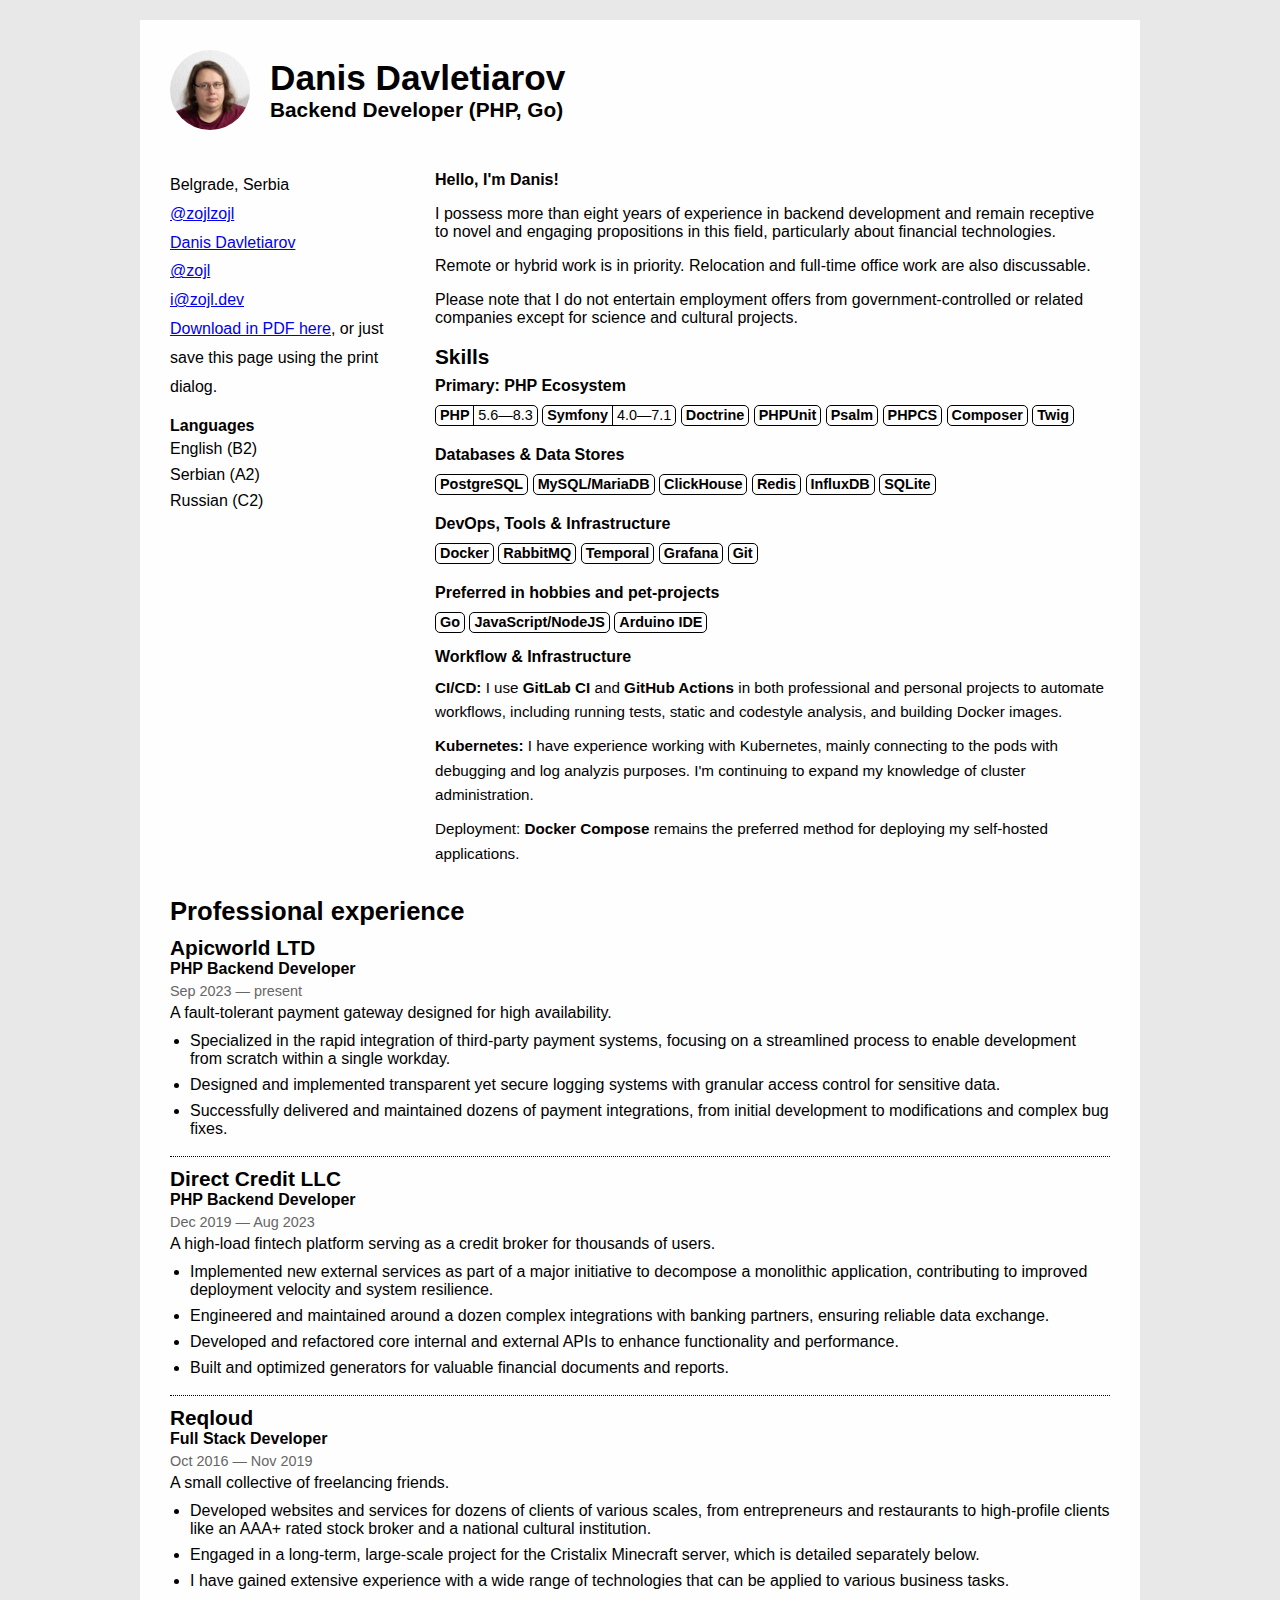
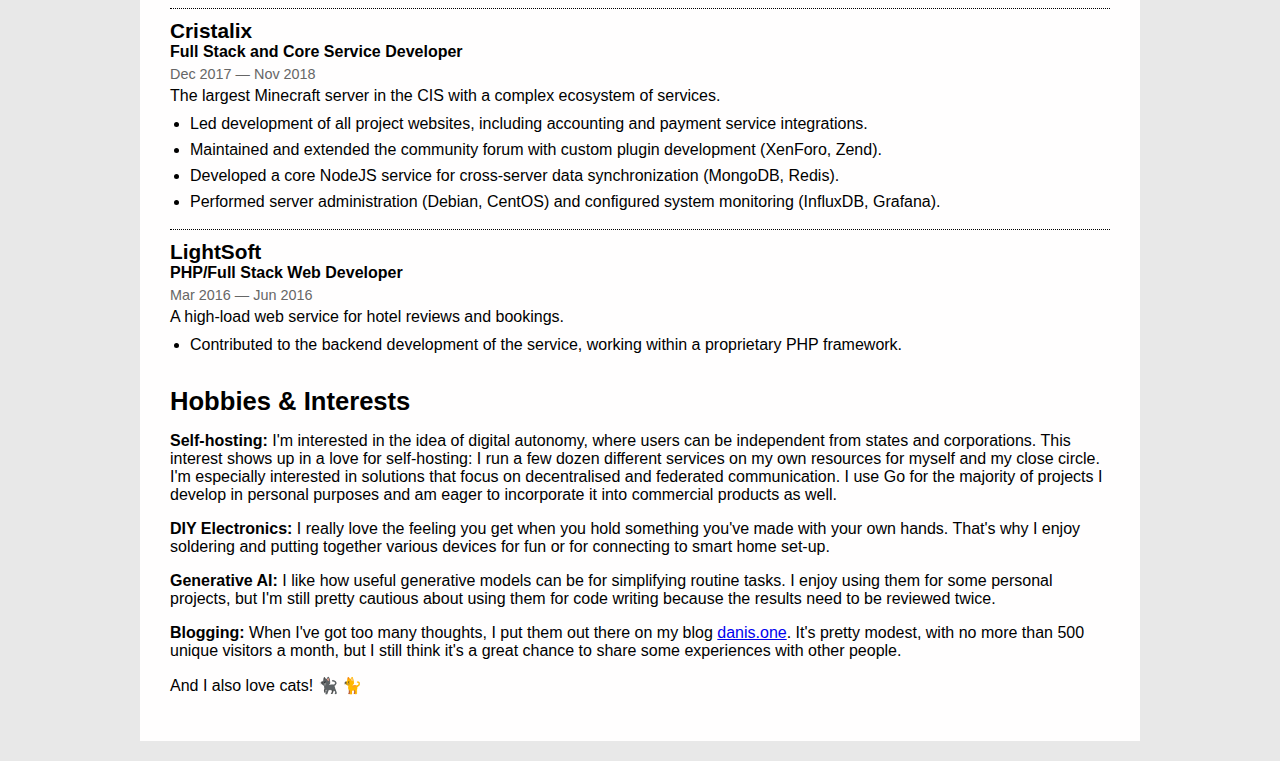
<file: index.html>
<!DOCTYPE html>
<html lang="en">
<head>
    <meta charset="UTF-8">
    <meta name="viewport" content="width=device-width, initial-scale=1, maximum-scale=1">
    <link rel="stylesheet" href="style.css">
    <link rel="stylesheet" href="https://cdnjs.cloudflare.com/ajax/libs/font-awesome/6.3.0/css/all.min.css" integrity="sha512-SzlrxWUlpfuzQ+pcUCosxcglQRNAq/DZjVsC0lE40xsADsfeQoEypE+enwcOiGjk/bSuGGKHEyjSoQ1zVisanQ==" crossorigin="anonymous" referrerpolicy="no-referrer" />
    <script defer data-domain="zojl.dev" src="https://plausible.zojl.dev/js/script.js"></script>
    <title>Danis Davletiarov - Backend Developer</title>

    <meta name="author" content="Danis Davletiarov">
    <meta name="description" content="Danis Davletiarov - Backend Developer with 8+ years of experience specializing in PHP, Go, and building robust financial technology solutions.">
    <meta name="keywords" content="Danis Davletiarov, backend developer, PHP, Go, Symfony, fintech, resume, cv">

    <meta property="og:title" content="Danis Davletiarov - Backend Developer">
    <meta property="og:description" content="Backend Developer with 8+ years of experience specializing in PHP, Go, and fintech solutions.">
    <meta property="og:image" content="/photo.webp">
    <meta property="og:url" content="https://zojl.dev">
    <meta property="og:type" content="website">
    <link rel="icon" href="/favicon.ico">
</head>
<body>
    <div class="main-container">
        <header class="header">
            <img src="photo.webp" alt="Danis Davletiarov" class="profile-photo">
            <div class="header-text">
                <h3>Danis Davletiarov</h3>
                <h5>Backend Developer (PHP, Go)</h5>
            </div>
        </header>

        <div class="content-container">
            <aside class="left-column">
                <div class="contacts">
                    <ul class="contacts-list">
                        <li>
                            <i class="fa-solid fa-location-dot"></i> Belgrade, Serbia
                        </li>
                        <li>
                            <i class="fa-brands fa-telegram"></i> <a href="https://t.me/zojlzojl" target="_blank">@zojlzojl</a>
                        </li>
                        <li>
                            <i class="fa-brands fa-linkedin"></i> <a href="https://linkedin.com/in/zojl" target="_blank" class="linkedin-link" data-print-url="linkedin.com/in/zojl"><span class="link-text">Danis Davletiarov</span></a>
                        </li>
                        <li>
                            <i class="fa-brands fa-github"></i> <a href="https://github.com/zojl" target="_blank">@zojl</a>
                        </li>
                        <li>
                            <i class="fa-solid fa-envelope"></i> <a href="mailto:i@zojl.dev" target="_blank">i@zojl.dev</a>
                        </li>
                        <li>
                            <span class="print-instructions"><i class="fa-solid fa-file-pdf"></i> <a href="/CV_Danis_Davletiarov.pdf" target="_blank">Download in PDF here</a>, or just save this page using the print dialog.</span>
                        </li>
                        <a rel="me" href="https://mastodon.online/@zojl" style="display:none">Mastodon</a>
                    </ul>
                </div>
                <div class="languages">
                    <h6>Languages</h6>
                    <ul class="language-list">
                        <li>English (B2)</li>
                        <li>Serbian (A2)</li>
                        <li>Russian (C2)</li>
                    </ul>
                </div>
            </aside>
            <main class="right-column">
                <div class="summary">
                    <p><strong>Hello, I'm Danis!</strong></p>
                    <p>I possess more than eight years of experience in backend development and remain receptive to novel and engaging propositions in this field, particularly about financial technologies.</p>
                    <p>Remote or hybrid work is in priority. Relocation and full-time office work are also discussable.</p>
                    <p>Please note that I do not entertain employment offers from government-controlled or related companies except for science and cultural projects.</p>
                </div>
                <div class="skills">
                    <h5>Skills</h5>

                    <div class="skills-category">
                        <h6>Primary: PHP Ecosystem</h6>
                        <span class="skill">PHP <span class="skill-param">5.6—8.3</span></span>
                        <span class="skill">Symfony <span class="skill-param">4.0—7.1</span></span>
                        <span class="skill">Doctrine</span>
                        <span class="skill">PHPUnit</span>
                        <span class="skill">Psalm</span>
                        <span class="skill">PHPCS</span>
                        <span class="skill">Composer</span>
                        <span class="skill">Twig</span>
                    </div>

                    <div class="skills-category">
                        <h6>Databases & Data Stores</h6>
                        <span class="skill">PostgreSQL</span>
                        <span class="skill">MySQL/MariaDB</span>
                        <span class="skill">ClickHouse</span>
                        <span class="skill">Redis</span>
                        <span class="skill">InfluxDB</span>
                        <span class="skill">SQLite</span>
                    </div>

                    <div class="skills-category">
                        <h6>DevOps, Tools & Infrastructure</h6>
                        <span class="skill">Docker</span>
                        <span class="skill">RabbitMQ</span>
                        <span class="skill">Temporal</span>
                        <span class="skill">Grafana</span>
                        <span class="skill">Git</span>
                    </div>

                    <div class="skills-category">
                        <h6>Preferred in hobbies and pet-projects</h6>
                        <span class="skill">Go</span>
                        <span class="skill">JavaScript/NodeJS</span>
                        <span class="skill">Arduino IDE</span>
                    </div>
                </div>
                <div class="tool-notes">
                    <h6>Workflow & Infrastructure</h6>
                    <ul>
                        <li>
                            <b>CI/CD:</b> I use <b>GitLab CI</b> and <b>GitHub Actions</b> in both professional and personal projects to automate workflows, including running tests, static and codestyle analysis, and building Docker images.
                        </li>
                        <li>
                            <b>Kubernetes:</b> I have experience working with Kubernetes, mainly connecting to the pods with debugging and log analyzis purposes. I'm continuing to expand my knowledge of cluster administration.
                        </li>
                        <li>
                            Deployment: <b>Docker Compose</b> remains the preferred method for deploying my self-hosted applications.
                        </li>
                    </ul>
                </div>
            </main>
        </div>
        <div class="experience">
            <h4>Professional experience</h4>
            <div class="experience-entity">
                <h5>Apicworld LTD</h5>
                <h6>PHP Backend Developer</h6>
                <div class="experience-dates">Sep 2023 — present</div>
                A fault-tolerant payment gateway designed for high availability.
                <ul class="experience-achievements">
                    <li>Specialized in the rapid integration of third-party payment systems, focusing on a streamlined process to enable development from scratch within a single workday.</li>
                    <li>Designed and implemented transparent yet secure logging systems with granular access control for sensitive data.</li>
                    <li>Successfully delivered and maintained dozens of payment integrations, from initial development to modifications and complex bug fixes.</li>
                </ul>
            </div>
            <div class="experience-entity">
                <h5>Direct Credit LLC</h5>
                <h6>PHP Backend Developer</h6>
                <div class="experience-dates">Dec 2019 — Aug 2023</div>
                A high-load fintech platform serving as a credit broker for thousands of users.
                <ul class="experience-achievements">
                    <li>Implemented new external services as part of a major initiative to decompose a monolithic application, contributing to improved deployment velocity and system resilience.</li>
                    <li>Engineered and maintained around a dozen complex integrations with banking partners, ensuring reliable data exchange.</li>
                    <li>Developed and refactored core internal and external APIs to enhance functionality and performance.</li>
                    <li>Built and optimized generators for valuable financial documents and reports.</li>
                </ul>
            </div>
            <div class="experience-entity">
                <h5>Reqloud</h5>
                <h6>Full Stack Developer</h6>
                <div class="experience-dates">Oct 2016 — Nov 2019</div>
                A small collective of freelancing friends.
                <ul class="experience-achievements">
                    <li>Developed websites and services for dozens of clients of various scales, from entrepreneurs and restaurants to high-profile clients like an AAA+ rated stock broker and a national cultural institution.</li>
                    <li>Engaged in a long-term, large-scale project for the Cristalix Minecraft server, which is detailed separately below.</li>
                    <li>I have gained extensive experience with a wide range of technologies that can be applied to various business tasks.</li>
                </ul>
            </div>
            <div class="experience-entity">
                <h5>Cristalix</h5>
                <h6>Full Stack and Core Service Developer</h6>
                <div class="experience-dates">Dec 2017 — Nov 2018</div>
                The largest Minecraft server in the CIS with a complex ecosystem of services.
                <ul class="experience-achievements">
                    <li>Led development of all project websites, including accounting and payment service integrations.</li>
                    <li>Maintained and extended the community forum with custom plugin development (XenForo, Zend).</li>
                    <li>Developed a core NodeJS service for cross-server data synchronization (MongoDB, Redis).</li>
                    <li>Performed server administration (Debian, CentOS) and configured system monitoring (InfluxDB, Grafana).</li>
                </ul>
            </div>
            <div class="experience-entity">
                <h5>LightSoft</h5>
                <h6>PHP/Full Stack Web Developer</h6>
                <div class="experience-dates">Mar 2016 — Jun 2016</div>
                A high-load web service for hotel reviews and bookings.
                <ul class="experience-achievements">
                    <li>Contributed to the backend development of the service, working within a proprietary PHP framework.</li>
                </ul>
            </div>
        </div>
        <div class="hobbies">
            <h4>Hobbies & Interests</h4>
            <div class="hobby-item">
                <p>
                    <strong>Self-hosting:</strong> I'm interested in the idea of digital autonomy, where users can be independent from states and corporations. This interest shows up in a love for self-hosting: I run a few dozen different services on my own resources for myself and my close circle. I'm especially interested in solutions that focus on decentralised and federated communication. I use Go for the majority of projects I develop in personal purposes and am eager to incorporate it into commercial products as well.
                </p>
            </div>
            <div class="hobby-item">
                <p>
                    <strong>DIY Electronics:</strong> I really love the feeling you get when you hold something you've made with your own hands. That's why I enjoy soldering and putting together various devices for fun or for connecting to smart home set-up.
                </p>
            </div>
            <div class="hobby-item">
                <p>
                    <strong>Generative AI:</strong> I like how useful generative models can be for simplifying routine tasks. I enjoy using them for some personal projects, but I'm still pretty cautious about using them for code writing because the results need to be reviewed twice.
                </p>
            </div>
            <div class="hobby-item">
                <p>
                    <strong>Blogging:</strong> When I've got too many thoughts, I put them out there on my blog <a href="https://danis.one" target="_blank">danis.one</a>. It's pretty modest, with no more than 500 unique visitors a month, but I still think it's a great chance to share some experiences with other people.
                </p>
            </div>
            <div class="hobby-item">
                <p>
                    And I also love cats! 🐈‍⬛ 🐈
                </p>
            </div>
        </div>
    </div>
</body>
</html>
</file>
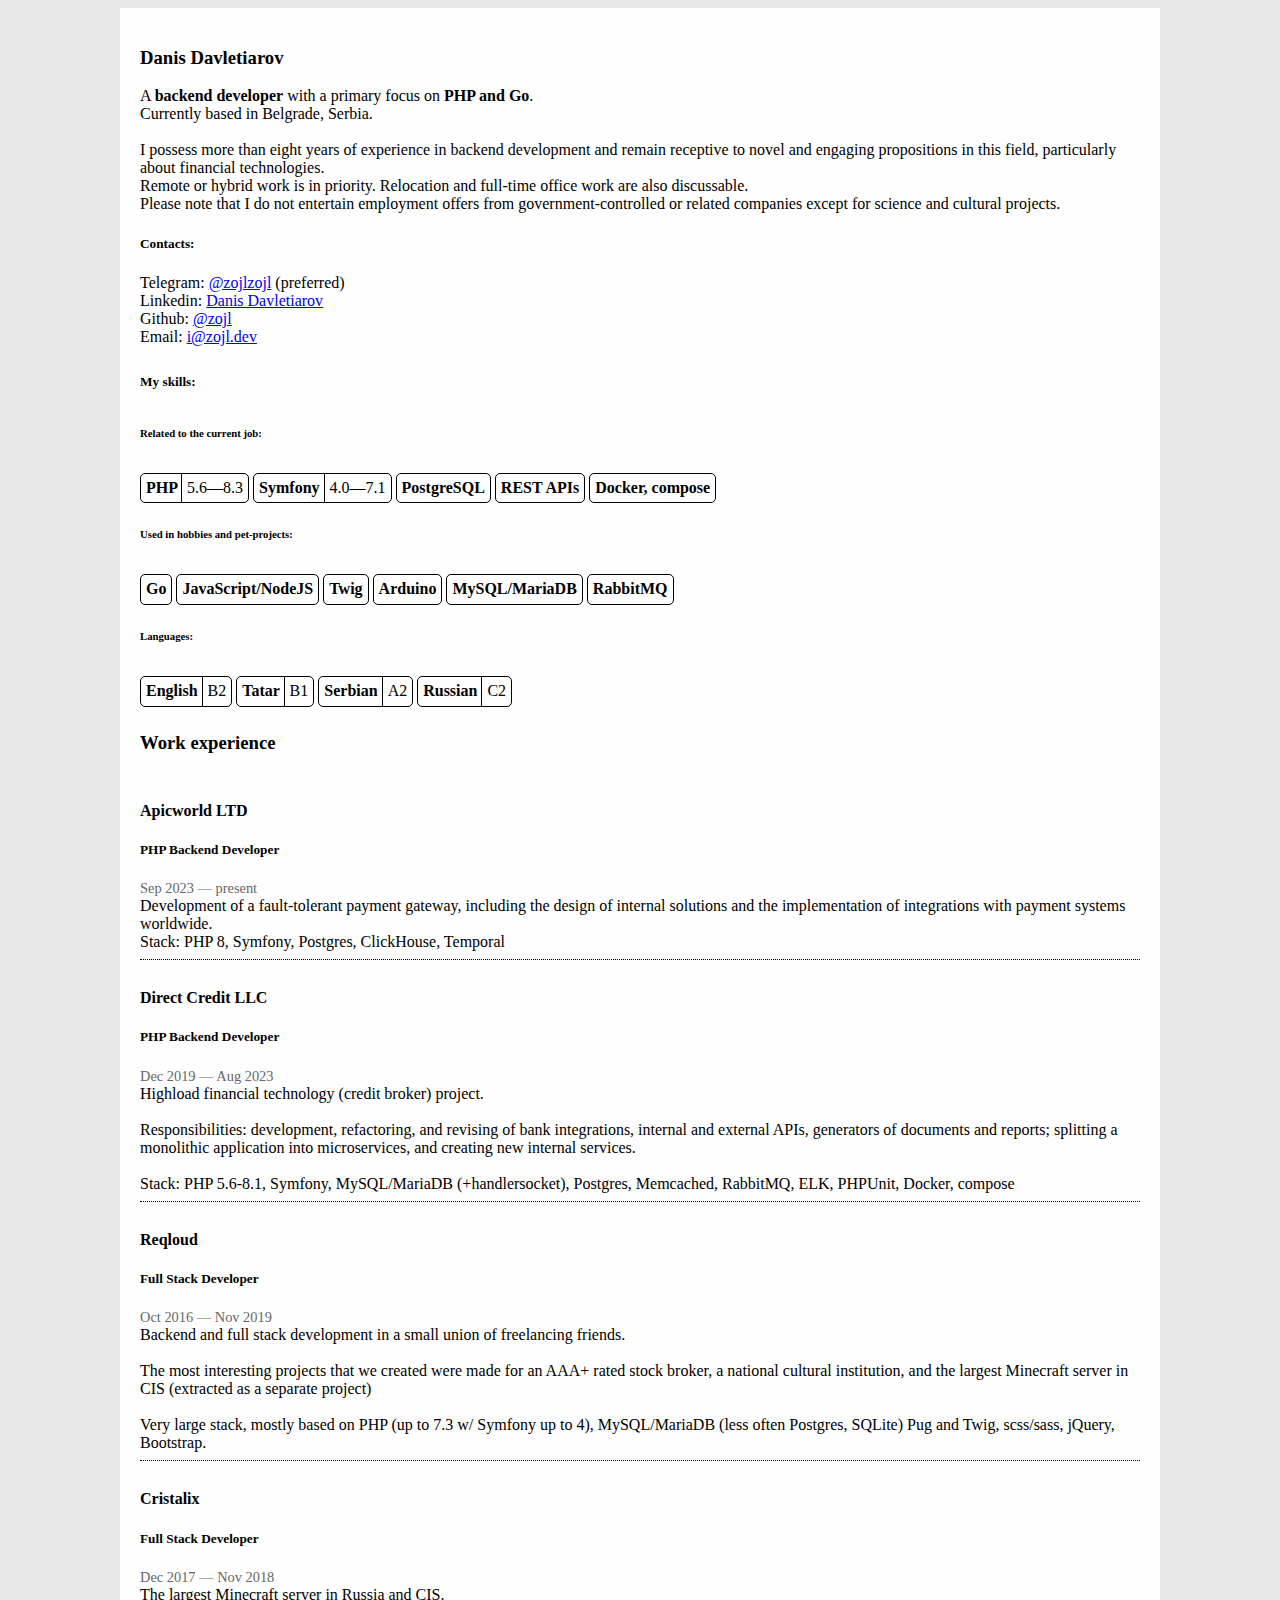
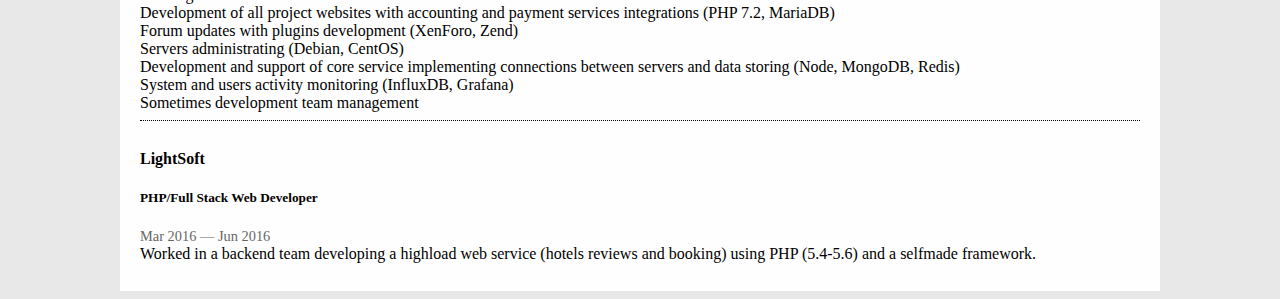
<file: cv_full.html>
<!DOCTYPE html>
<html lang="en">
<head>
    <meta charset="UTF-8">
    <meta name="viewport" content="width=device-width, initial-scale=1, maximum-scale=1">
    <link rel="stylesheet" href="https://cdnjs.cloudflare.com/ajax/libs/bootstrap/5.2.3/css/bootstrap.min.css" integrity="sha512-SbiR/eusphKoMVVXysTKG/7VseWii+Y3FdHrt0EpKgpToZeemhqHeZeLWLhJutz/2ut2Vw1uQEj2MbRF+TVBUA==" crossorigin="anonymous" referrerpolicy="no-referrer" />
    <link rel="stylesheet" href="https://cdnjs.cloudflare.com/ajax/libs/font-awesome/6.3.0/css/all.min.css" integrity="sha512-SzlrxWUlpfuzQ+pcUCosxcglQRNAq/DZjVsC0lE40xsADsfeQoEypE+enwcOiGjk/bSuGGKHEyjSoQ1zVisanQ==" crossorigin="anonymous" referrerpolicy="no-referrer" />
    <script defer data-domain="zojl.dev" src="https://plausible.zojl.dev/js/script.js"></script>
<style>
        body {
            font-size: 12pt;
            background-color: #e8e8e8;
        }

        .main {
            width: 1000px;
            margin: 0 auto;
            background-color: #fffefe;
            padding: 20px;
            /*box-shadow: 0px 2px 2px #00000088;*/
        }

        .contacts, .skills, .readmore, .experience {
            margin-top: 20px;
        }

        .contacts-list {
            list-style: none;
            padding-left: 0;
        }

        .skills {
            line-height: 1.8em;
        }

        .skills>h6 {
            margin-top: 12px;
        }

        .skill {
            border: 1px solid #000;
            border-radius: 5px;
            padding: 0 5px;
            white-space:nowrap;
            display: inline-block;
            box-sizing: content-box;
            margin-bottom: 5px;
            font-weight: bold;
        }

        .skill-param {
            border-left: 1px solid #000;
            display: inline-block;
            box-sizing: border-box;
            padding-left: 5px;
            font-weight: normal;
        }

        .experience-entity {
            padding: 8px 0;
        }

        .experience-entity:not(:last-of-type) {
            border-bottom: 1px dotted;
        }

        .experience-dates {
            color: #666;
            font-size: .9rem;
        }

        @media only screen and (max-width: 991px) {
            .main {
                width: 100%;
            }
        }
    </style>
    <title>Danis Davletiarov</title>
</head>
<body>
    <div class="main">
        <h3>
            Danis Davletiarov
        </h3>
        <div class="summary">
            A <b>backend developer</b> with a primary focus on <b>PHP and Go</b>.<br/>
            Currently based in Belgrade, Serbia.<br/>
            <br/>
            I possess more than eight years of experience in backend development and remain receptive to novel and engaging propositions in this field, particularly about financial technologies.<br>
            Remote or hybrid work is in priority. Relocation and full-time office work are also discussable.<br>
            Please note that I do not entertain employment offers from government-controlled or related companies except for science and cultural projects.
        </div>
        <div class="contacts">
            <h5>Contacts:</h5>
            <ul class="contacts-list">
                <li>
                    <i class="fa-brands fa-telegram"></i> Telegram: <a href="https://t.me/zojlzojl" target="_blank">@zojlzojl</a> (preferred)
                </li>
                <li>
                    <i class="fa-brands fa-linkedin"></i> Linkedin: <a href="https://linkedin.com/in/zojl" target="_blank">Danis Davletiarov</a>
                </li>
                <li>
                    <i class="fa-brands fa-github"></i> Github: <a href="https://github.com/zojl" target="_blank">@zojl</a>
                </li>
                <li>
                    <i class="fa-solid fa-envelope"></i> Email: <a href="mailto:i@zojl.dev" target="_blank">i@zojl.dev</a>
                </li>
            </ul>
        </div>
        <div class="skills">
            <h5>My skills:</h5>
            <h6>Related to the current job:</h6>
            <span class="skill">
                PHP
                <span class="skill-param">5.6—8.3</span>
            </span>
            <span class="skill">
                Symfony
                <span class="skill-param">4.0—7.1</span>
            </span>
            <span class="skill">PostgreSQL</span>
            <span class="skill">REST APIs</span>
            <span class="skill">Docker, compose</span>

            <h6>Used in hobbies and pet-projects:</h6>
            <span class="skill">Go</span>
            <span class="skill">JavaScript/NodeJS</span>
            <span class="skill">Twig</span>
            <span class="skill">Arduino</span>
            <span class="skill">MySQL/MariaDB</span>
            <span class="skill">RabbitMQ</span>

            <h6>Languages:</h6>
            <span class="skill">
                English
                <span class="skill-param">B2</span>
            </span>
            <span class="skill">
                Tatar
                <span class="skill-param">B1</span>
            </span>
            <span class="skill">
                Serbian
                <span class="skill-param">A2</span>
            </span>
            <span class="skill">
                Russian
                <span class="skill-param">C2</span>
            </span>
        </div>
        <div class="experience">
            <h3>Work experience</h3>
            <div class="experience-entity">
                <h4>Apicworld LTD</h4>
                <h5>PHP Backend Developer</h5>
                <div class="experience-dates">Sep 2023 — present</div>
                Development of a fault-tolerant payment gateway, including the design of internal solutions and the implementation of integrations with payment systems worldwide.
                <br>
                Stack: PHP 8, Symfony, Postgres, ClickHouse, Temporal
            </div>
            <div class="experience-entity">
                <h4>Direct Credit LLC</h4>
                <h5>PHP Backend Developer</h5>
                <div class="experience-dates">Dec 2019 — Aug 2023</div>
                Highload financial technology (credit broker) project.<br>
                <br>
                Responsibilities: development, refactoring, and revising of bank integrations, internal and external APIs, generators of documents and reports; splitting a monolithic application into microservices, and creating new internal services.<br>
                <br>
                Stack: PHP 5.6-8.1, Symfony, MySQL/MariaDB (+handlersocket), Postgres, Memcached, RabbitMQ, ELK, PHPUnit, Docker, compose<br>
            </div>
            <div class="experience-entity">
                <h4>Reqloud</h4>
                <h5>Full Stack Developer</h5>
                <div class="experience-dates">Oct 2016 — Nov 2019</div>
                Backend and full stack development in a small union of freelancing friends.<br>
                <br>
                The most interesting projects that we created were made for an AAA+ rated stock broker, a national cultural institution, and the largest Minecraft server in CIS (extracted as a separate project)<br>
                <br>
                Very large stack, mostly based on PHP (up to 7.3 w/ Symfony up to 4), MySQL/MariaDB (less often Postgres, SQLite) Pug and Twig, scss/sass, jQuery, Bootstrap.<br>
            </div>
            <div class="experience-entity">
                <h4>Cristalix</h4>
                <h5>Full Stack Developer</h5>
                <div class="experience-dates">Dec 2017 — Nov 2018</div>
                The largest Minecraft server in Russia and CIS.<br>
                Development of all project websites with accounting and payment services integrations (PHP 7.2, MariaDB)<br>
                Forum updates with plugins development (XenForo, Zend)<br>
                Servers administrating (Debian, CentOS)<br>
                Development and support of core service implementing connections between servers and data storing (Node, MongoDB, Redis)<br>
                System and users activity monitoring (InfluxDB, Grafana)<br>
                Sometimes development team management<br>
            </div>
            <div class="experience-entity">
                <h4>LightSoft</h4>
                <h5>PHP/Full Stack Web Developer</h5>

                <div class="experience-dates">Mar 2016 — Jun 2016</div>
                Worked in a backend team developing a highload web service (hotels reviews and booking) using PHP (5.4-5.6) and a selfmade framework.<br>
            </div>
        </div>
    </div>
</body>
</html>
</file>
<file: style.css>
body {
    font-family: -apple-system, BlinkMacSystemFont, "Segoe UI", Roboto, Helvetica, Arial, sans-serif;
    font-size: 12pt;
    background-color: #e8e8e8;
    margin: 0;
}

.main-container {
    width: 1000px;
    max-width: 100%;
    margin: 20px auto;
    background-color: #fffefe;
    padding: 30px;
    box-sizing: border-box;
}

.header {
    display: flex;
    align-items: center;
    gap: 20px;
    margin-bottom: 25px;
}

.profile-photo {
    width: 80px;
    height: 80px;
    border-radius: 50%;
    object-fit: cover;
    flex-shrink: 0;
}

.content-container {
    display: flex;
    gap: 40px;
}

.left-column {
    flex: 1;
}

.right-column {
    flex: 3;
}

.contacts-list {
    list-style: none;
    padding-left: 0;
    line-height: 1.8em;
}

.languages, .skills, .experience {
    margin-top: 15px;
}

.language-list {
    list-style: none;
    padding: 0;
    margin: 0;
}

.language-list li {
    margin-bottom: 8px;
}

.skills {
    line-height: 1.8em;
}

.skills-category {
    margin-bottom: 10px;
}

.skills-category:last-child {
    margin-bottom: 0;
}

.skills h6 {
    margin-top: 0;
    margin-bottom: 0;
}

.skill {
    border: 1px solid #000;
    border-radius: 5px;
    padding: 0 4px;
    white-space: nowrap;
    display: inline-block;
    box-sizing: content-box;
    margin-bottom: 5px;
    font-weight: bold;
    font-size: .9rem;
    line-height: 1.2rem;
}

.skill-param {
    border-left: 1px solid #000;
    display: inline-block;
    box-sizing: border-box;
    padding-left: 4px;
    font-weight: normal;
    font-size: 0.9rem;
}

.experience-entity {
    padding: 10px 0;
}

.experience-entity:not(:last-of-type) {
    border-bottom: 1px dotted;
}

.experience-dates {
    color: #666;
    font-size: .9rem;
    margin-bottom: 5px;
}

h1, h2, h3, h4, h5, h6 {
    margin: 0;
    padding: 0;
    font-weight: normal;
}

h3 {
    font-size: 2.2rem;
    font-weight: bold;
}

h4 {
    font-size: 1.6rem;
    font-weight: bold;
    margin-top: 15px;
}

h5 {
    font-size: 1.3rem;
    font-weight: bold;
}

h6 {
    font-size: 1rem;
    font-weight: bold;
    margin-bottom: 5px;
}



.tool-notes {
    margin-top: 10px;
}

.tool-notes ul {
    list-style: none;
    padding-left: 0;
    margin-top: 10px;
}

.tool-notes li {
    font-size: 0.95rem;
    line-height: 1.6;
    margin-bottom: 10px;
}

.experience-achievements {
    list-style: disc;
    padding-left: 20px;
    margin-top: 10px;
    margin-bottom: 0;
}

.experience-achievements li {
    margin-bottom: 8px;
}

.hobbies {
    margin-top: 15px;
}

.hobby-item {
    margin-bottom: 10px;
}

@media only screen and (max-width: 768px) {
    .main-container {
        padding: 20px;
    }
    .content-container {
        flex-direction: column;
        gap: 20px;
    }
}

@media print {
    body, .main-container {
        margin: 0;
        padding: 0;
        background-color: #fff;
        box-shadow: none;
    }

    .main-container {
        width: 100%;
        border: none;
        padding-left: 10mm;
    }

    .content-container {
        gap: 20px;
    }

    .left-column {
        flex: 1;
    }

    .right-column {
        flex: 3;
    }

    a {
        text-decoration: none;
        color: #000;
    }

    .linkedin-link .link-text {
        display: none;
    }

    .linkedin-link::after {
        content: attr(data-print-url);
    }

    h3 { font-size: 1.8rem; }
    h4 { font-size: 1.4rem; }
    h5 { font-size: 1.1rem; }
    h6 { font-size: 1rem; }

    .skills, .experience, .tool-notes {
        margin-top: 10px;
    }

    .experience {
        page-break-before: always;
    }

    .skill {
        border-width: 1.5px;
    }

    .skill-param {
        border-left-width: 1.5px;
    }

    .print-instructions {
        display: none;
    }
}
</file>
